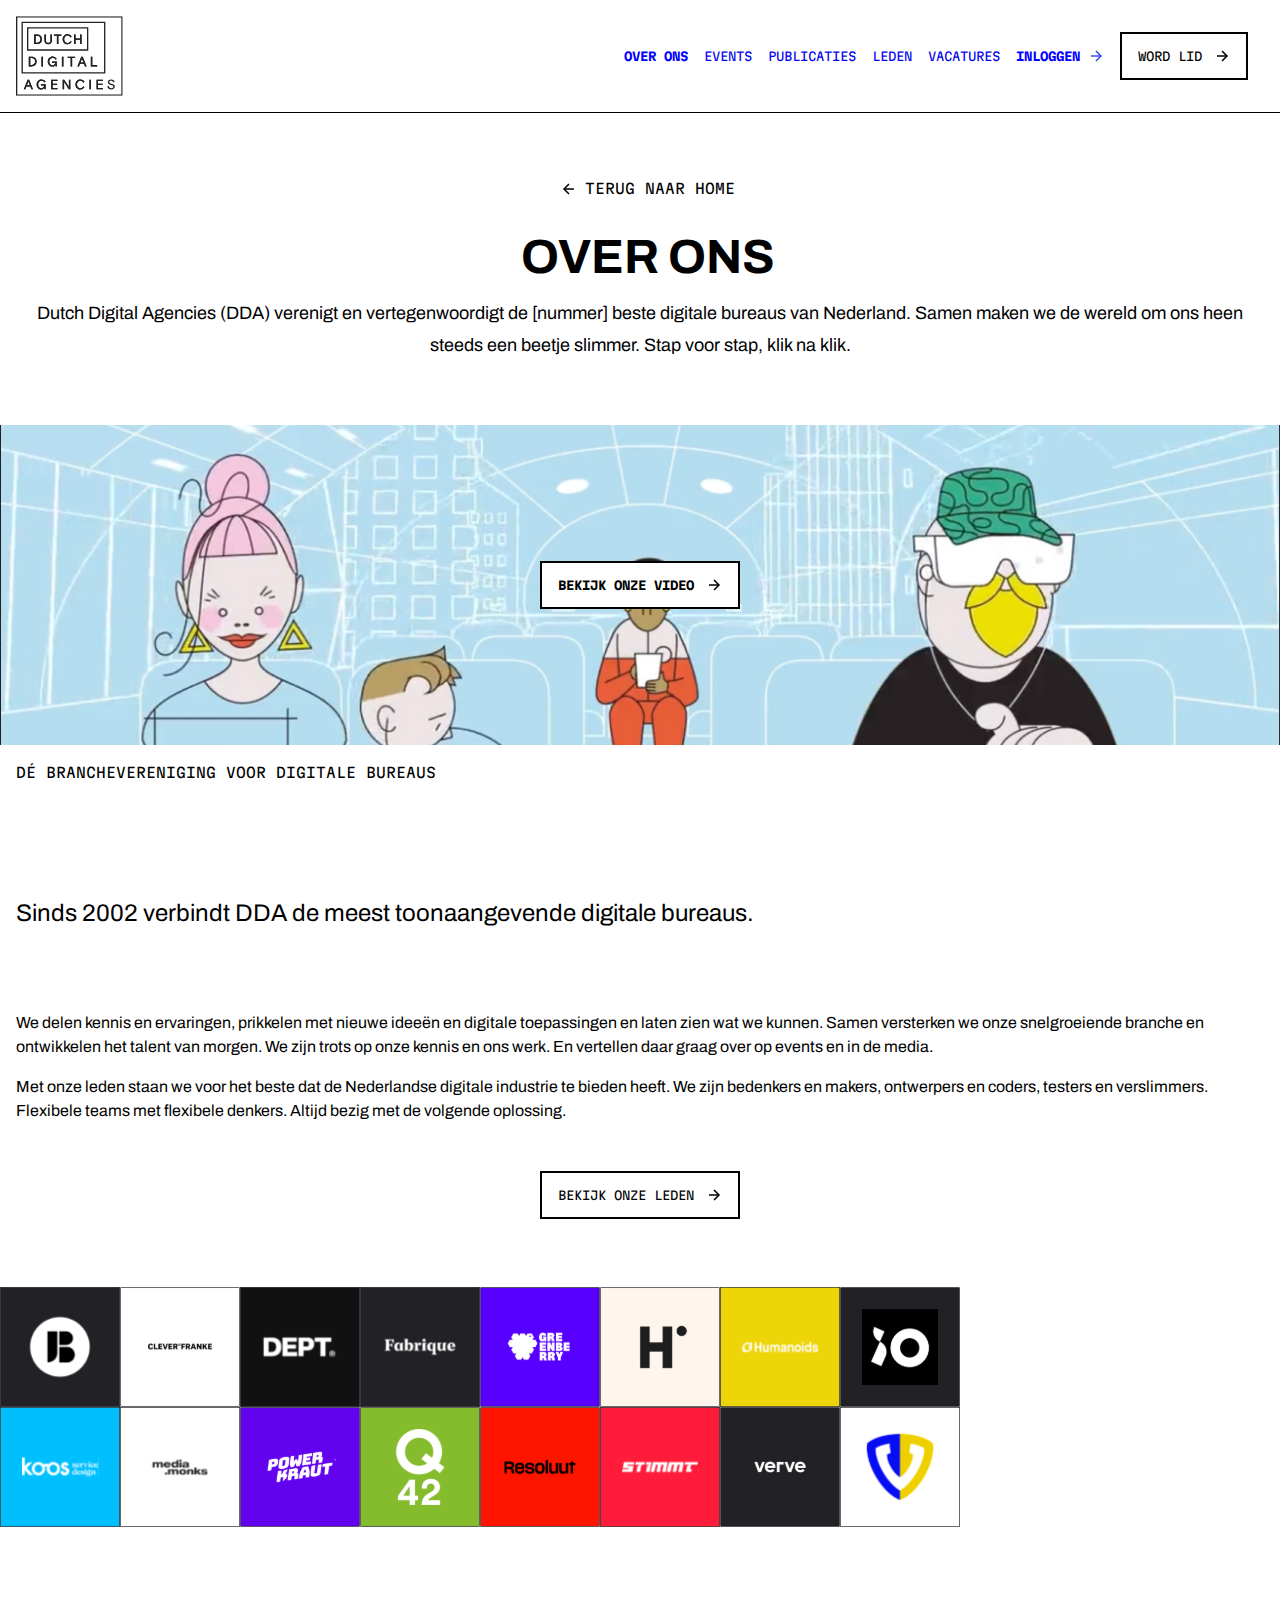
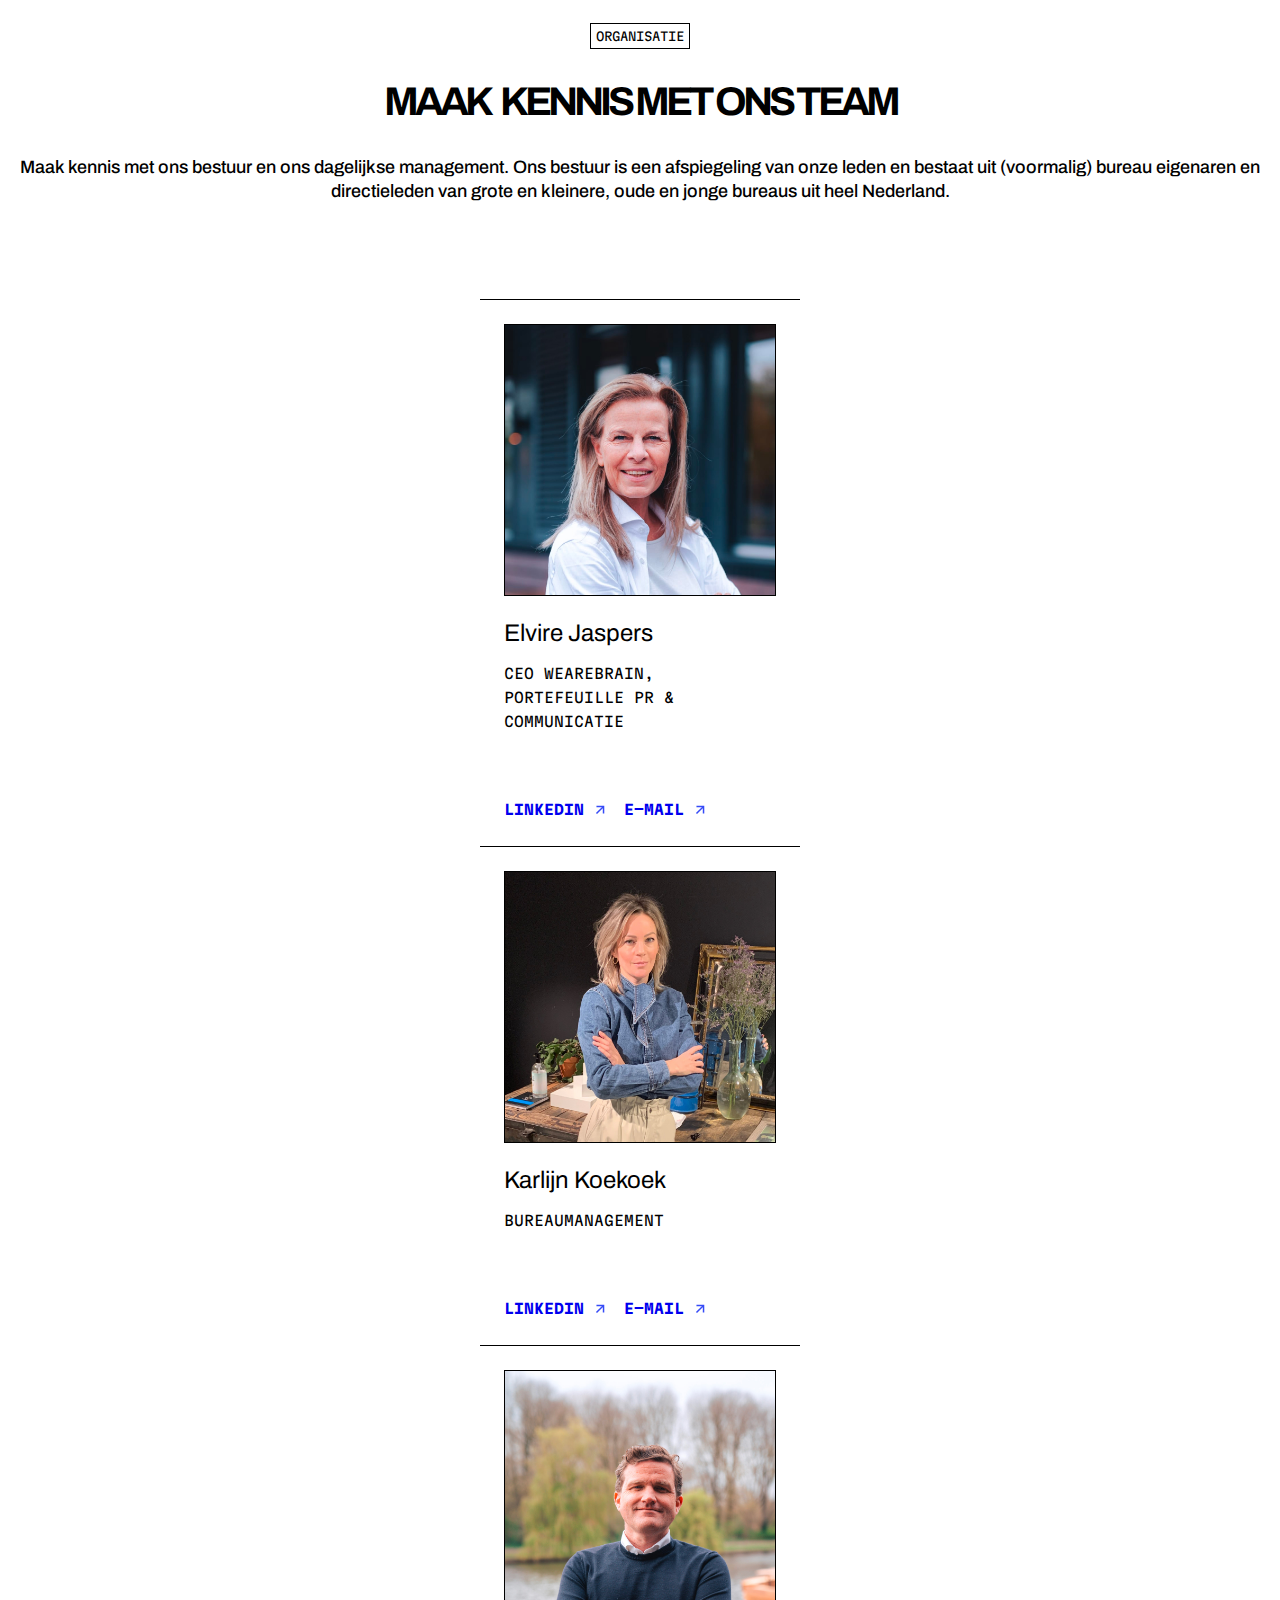
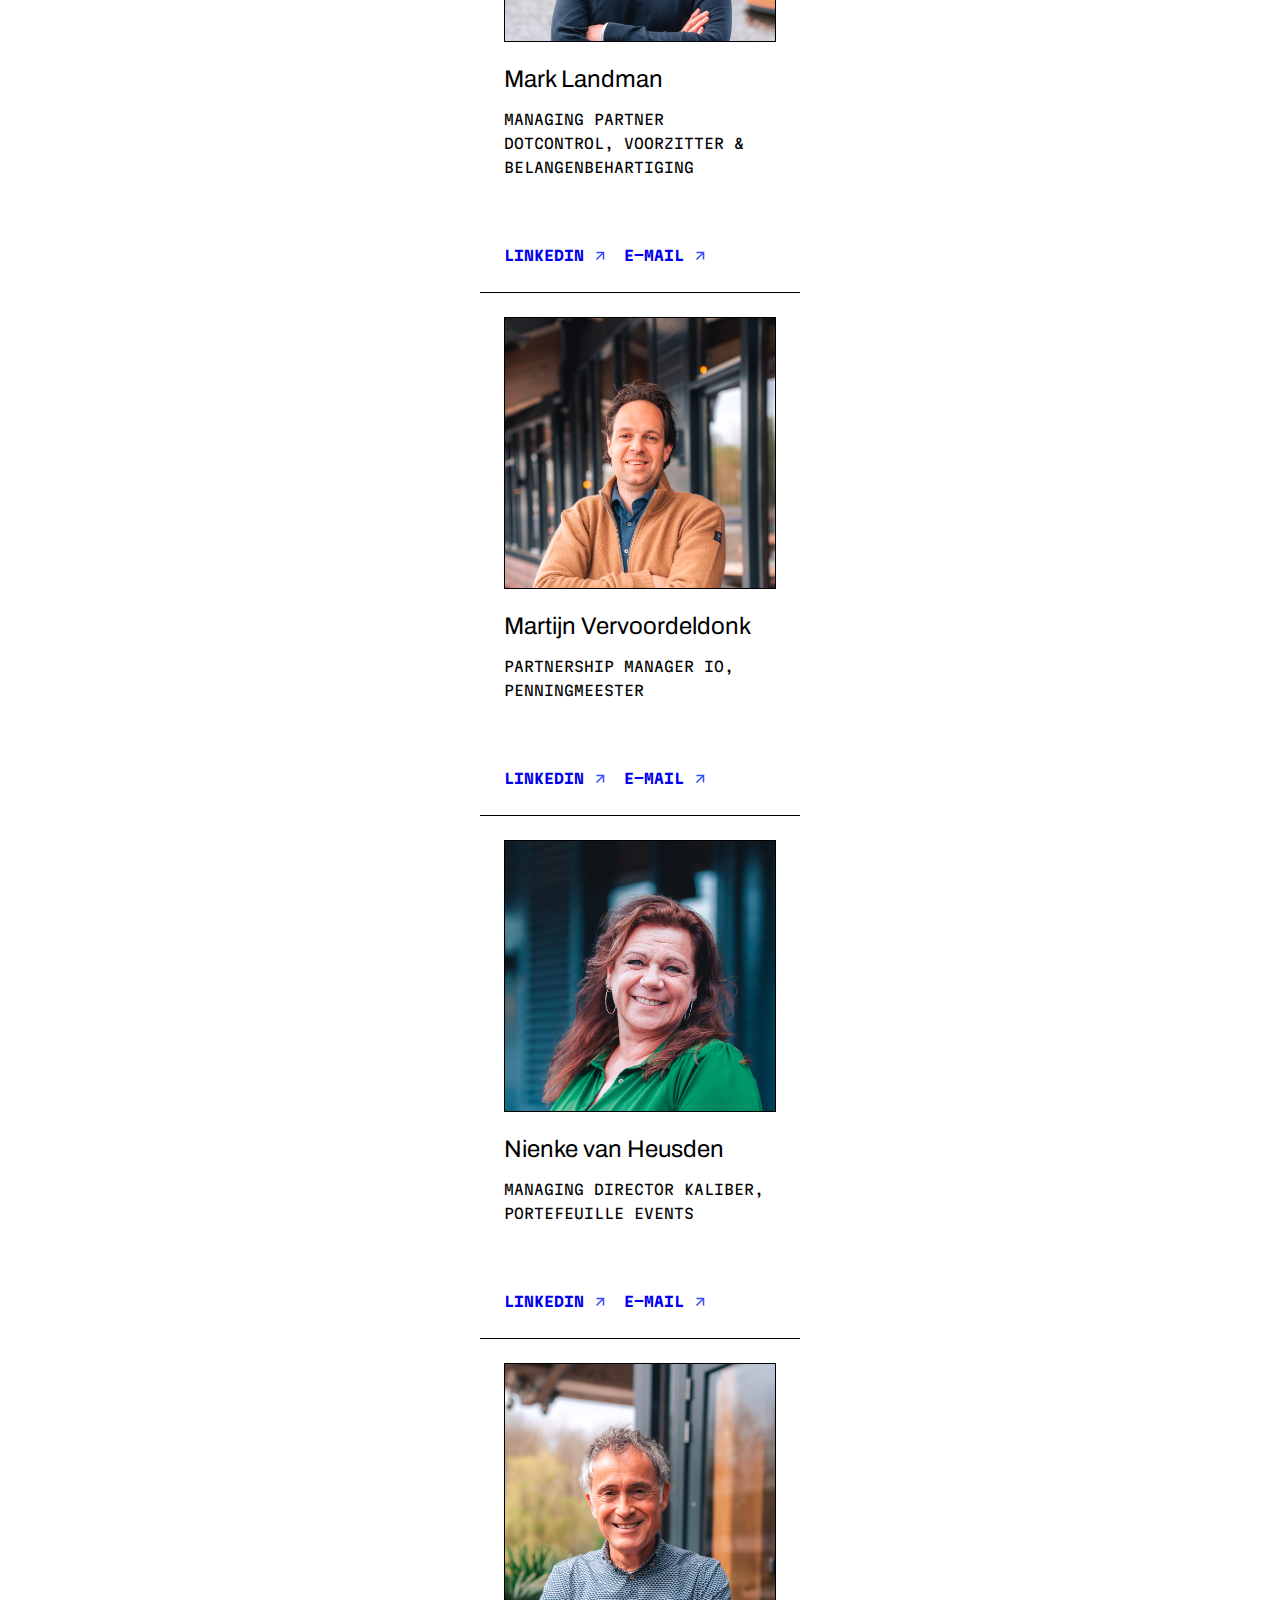
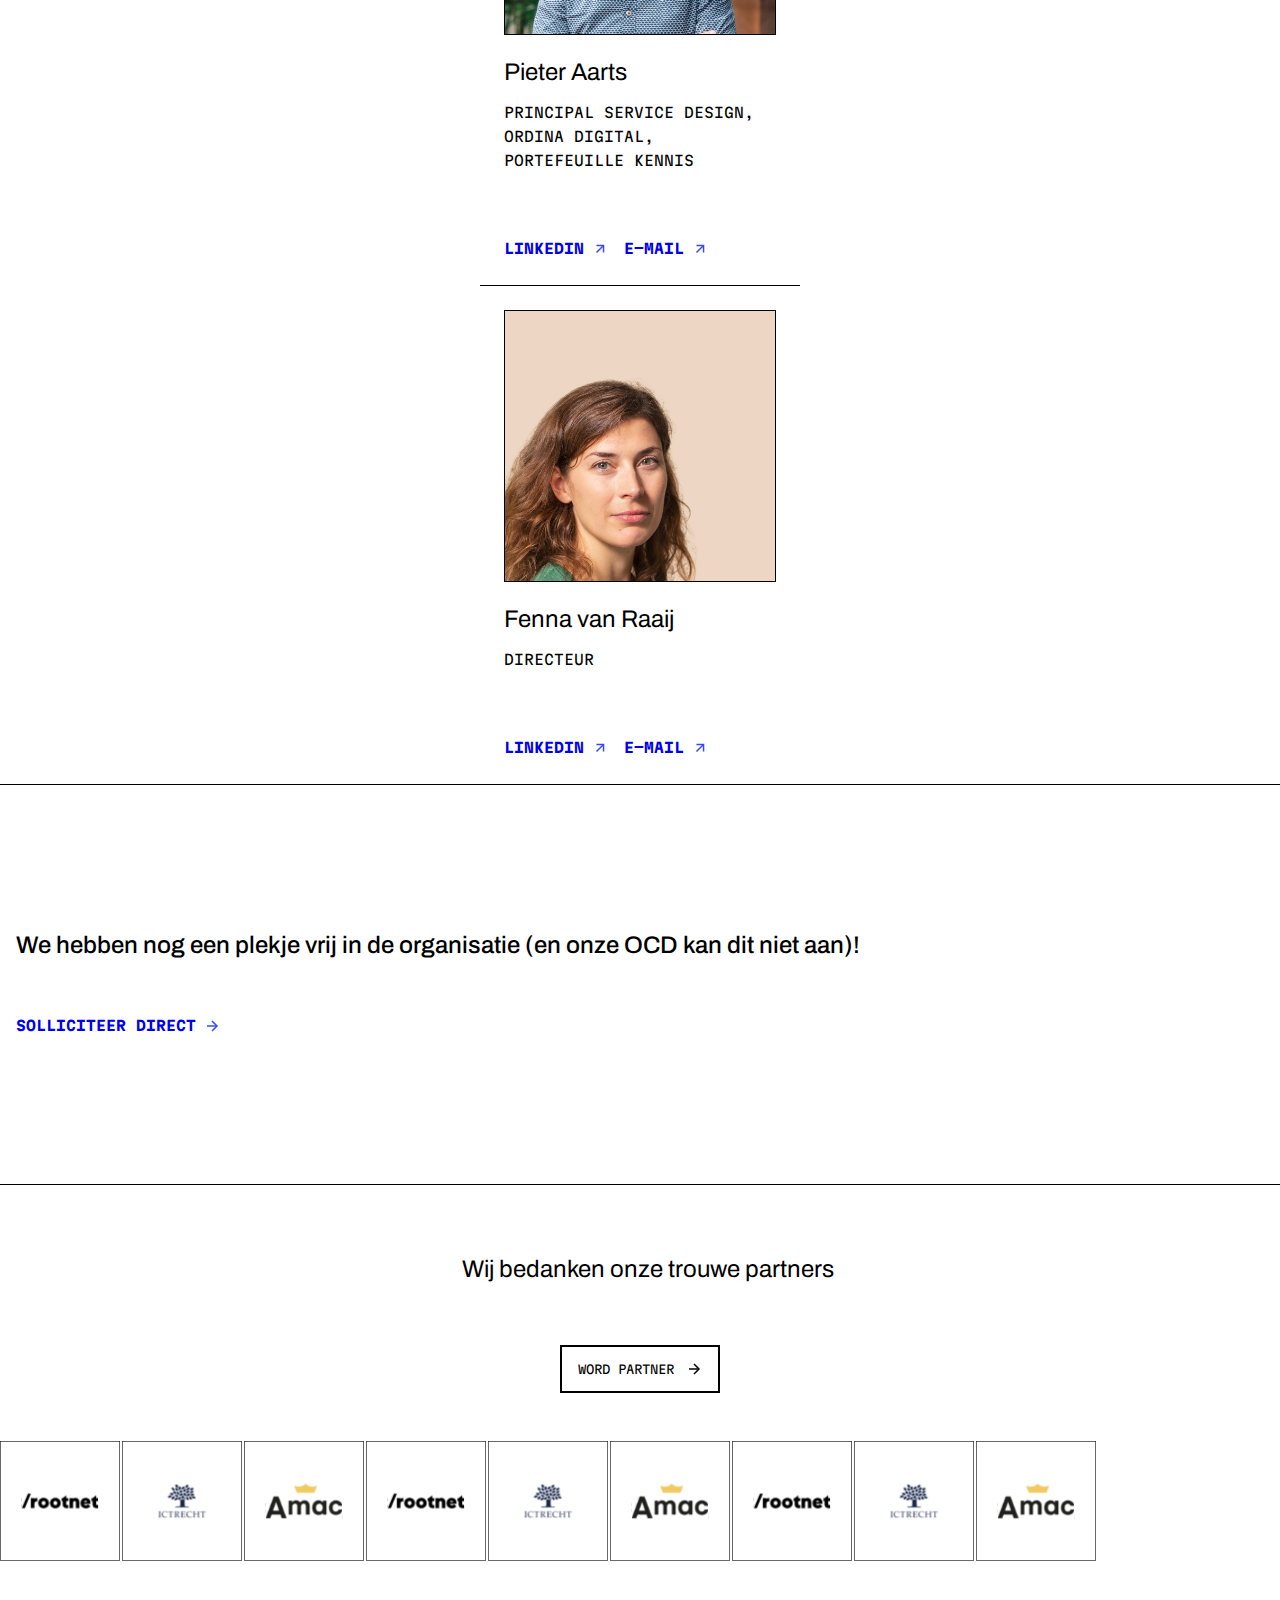
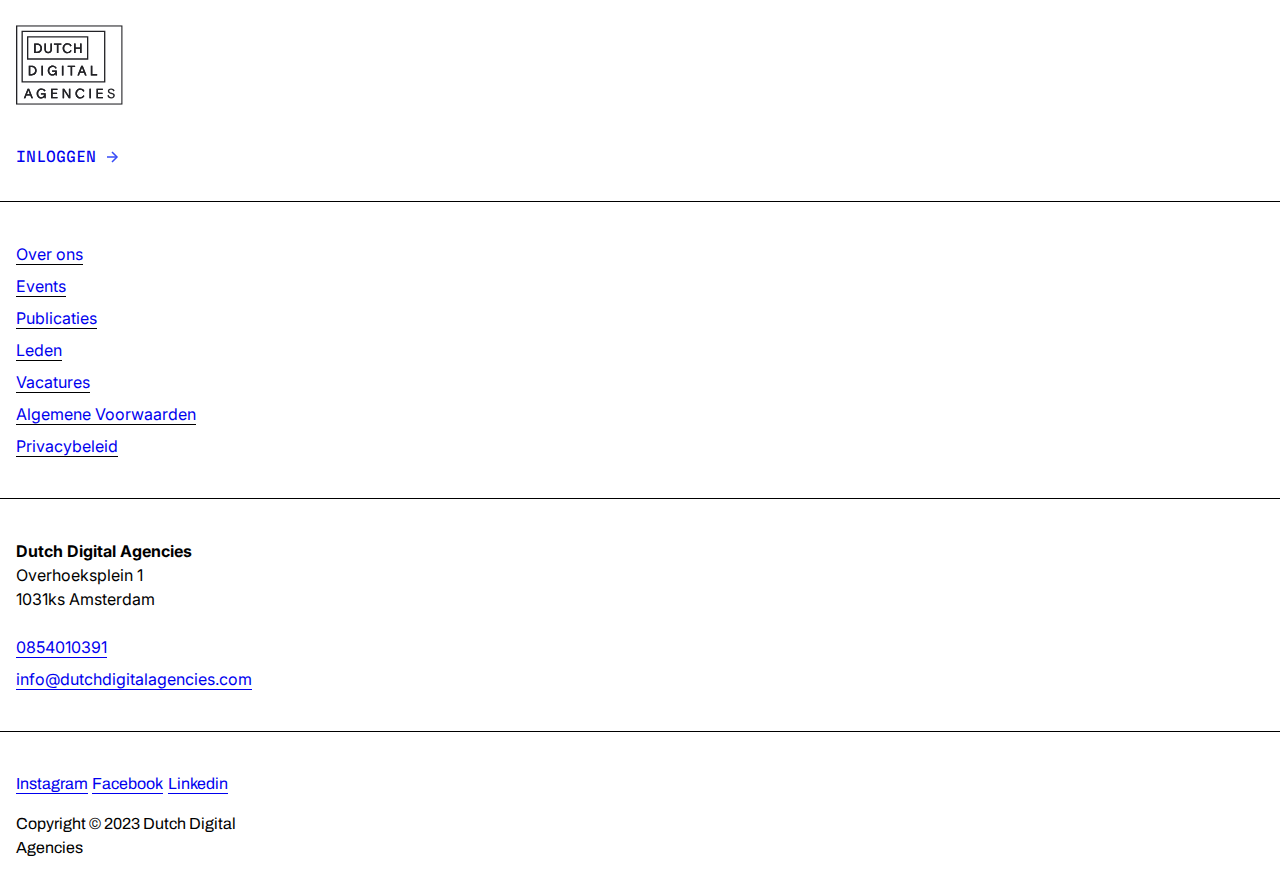
<file: dda.html>
<!DOCTYPE html>
<html lang="nl">

 <head>
    <meta charset="UTF-8">
    <meta name="viewport" content="width=device-width, initial-scale=1.0">
    <link rel="stylesheet" href="styles/dda.css">

    <link rel="preconnect" href="https://fonts.googleapis.com">
    <link rel="preconnect" href="https://fonts.gstatic.com" crossorigin>
    <link href="https://fonts.googleapis.com/css2?family=Archivo:ital,wght@0,100..900;1,100..900&display=swap" rel="stylesheet">

    <link rel="preconnect" href="https://fonts.googleapis.com">
    <link rel="preconnect" href="https://fonts.gstatic.com" crossorigin>
    <link href="https://fonts.googleapis.com/css2?family=Martian+Mono:wght@100..800&display=swap" rel="stylesheet">

    <link rel="preconnect" href="https://fonts.googleapis.com">
    <link rel="preconnect" href="https://fonts.gstatic.com" crossorigin>
    <link href="https://fonts.googleapis.com/css2?family=Inter:ital,opsz,wght@0,14..32,100..900;1,14..32,100..900&display=swap" rel="stylesheet">
    
    <title>DDA Vacatures</title>

 </head>

<body>
 <header>
  

  <img id="logo" src="content/dda-logo-white.svg" alt="logo dda">
    
  <!-- navigatiebalk -->

    <nav>
      <a class="headerlinkbold" href="#">over ons</a>
      <a class="linkheader" href="#">events</a>
      <a class="linkheader"  href="#">publicaties</a>
      <a class="linkheader"  href="#">leden</a>
      <a class="linkheader"  href="#">vacatures</a>
      <a class="link-blauw" href="#">inloggen          
        <svg width="16" height="16" viewBox="0 0 16 16" fill="none" xmlns="http://www.w3.org/2000/svg">
        <path d="M8 3L13.0001 8.0001L8 13.0002" stroke="#364BF7" stroke-width="1.5" stroke-miterlimit="4.62023"/>
        <path d="M3 8L13 8" stroke="#364BF7" stroke-width="1.5" stroke-miterlimit="4.62023" stroke-linejoin="round"/>
        </svg></a>

      <button class="wordlid-button button">word lid           
        <svg width="16" height="16" viewBox="0 0 16 16" fill="none" xmlns="http://www.w3.org/2000/svg">
        <path  d="M8 3L13.0001 8.0001L8 13.0002" stroke="#000000" stroke-width="1.5" stroke-miterlimit="4.62023"/>
        <path  d="M3 8L13 8" stroke="#000000" stroke-width="1.5" stroke-miterlimit="4.62023" stroke-linejoin="round"/>
        </svg>
      </button>

      <div onclick=showSidebar()><button aria-label="open menu" id="menubalk" href="#" > 
        <svg width="40" height="40" viewBox="0 0 40 40" fill="none" xmlns="http://www.w3.org/2000/svg">
          <rect x="0.5" y="0.5" width="39" height="39" stroke="#222226"/>
          <mask id="mask0_5_18742" style="mask-type:alpha" maskUnits="userSpaceOnUse" x="4" y="4" width="32" height="32">
          <rect x="4" y="4" width="32" height="32" fill="#D9D9D9"/>
          </mask>
          <g mask="url(#mask0_5_18742)">
          <path d="M8 28V25.3333H32V28H8ZM8 21.3333V18.6667H32V21.3333H8ZM8 14.6667V12H32V14.6667H8Z" fill="#222226"/></g>
        </svg>
      </button>
    </div>
    </nav>
 </header>

 <main>
    <div class="over-ons black-box" >

      <!-- over dda -->

     <a id="terug-home" href="#">
      <svg width="16" height="16" viewBox="0 0 16 16" fill="none" xmlns="http://www.w3.org/2000/svg">
        <path d="M8 13L2.9999 7.9999L8 2.99979" stroke="#000000" stroke-width="1.5" stroke-miterlimit="4.62023"/>
        <path d="M13 8L3 8" stroke="#000000" stroke-width="1.5" stroke-miterlimit="4.62023" stroke-linejoin="round"/>
        </svg>Terug naar home</a>
         <h1>Over ons</h1>
          <p>Dutch Digital Agencies (DDA) verenigt en vertegenwoordigt de [nummer] beste digitale bureaus van Nederland. 
             Samen maken we de wereld om ons heen steeds een beetje slimmer. Stap voor stap, klik na klik.</p>
    </div>

  <div class="video-button">

      <!-- video dda -->

   <img id="video" src="content/video.jpg" alt="video">
    <div class="video-overlay">
      <button class="button button-bold">bekijk onze video
       <svg width="16" height="16" viewBox="0 0 16 16" fill="none" xmlns="http://www.w3.org/2000/svg">
        <path d="M8 3L13.0001 8.0001L8 13.0002" stroke="#000000" stroke-width="1.5" stroke-miterlimit="4.62023"/>
        <path d="M3 8L13 8" stroke="#000000" stroke-width="1.5" stroke-miterlimit="4.62023" stroke-linejoin="round"/>
        </svg>
      </button>
    </div>
   </div>
    
    <p id="text2">Dé branchevereniging voor digitale bureaus</p>

    <div class="informatie">

      <!-- informatie over DDA -->

      <h2>Sinds 2002 verbindt DDA de meest toonaangevende digitale bureaus.</h2>
       <p id="text3">We delen kennis en ervaringen, prikkelen met nieuwe ideeën en digitale toepassingen en laten zien wat we kunnen. 
        Samen versterken we onze snelgroeiende branche en ontwikkelen het talent van morgen. 
        We zijn trots op onze kennis en ons werk. En vertellen daar graag over op events en in de media.
       </p>
        <p id="text4">Met onze leden staan we voor het beste dat de Nederlandse digitale industrie te bieden heeft. 
         We zijn bedenkers en makers, ontwerpers en coders, testers en verslimmers. Flexibele teams met flexibele denkers. 
         Altijd bezig met de volgende oplossing.
       </p>

       <div class="button-leden">
        <button class="button">bekijk onze leden
          <svg width="16" height="16" viewBox="0 0 16 16" fill="none" xmlns="http://www.w3.org/2000/svg">
          <path d="M8 3L13.0001 8.0001L8 13.0002" stroke="#000000" stroke-width="1.5" stroke-miterlimit="4.62023"/>
          <path d="M3 8L13 8" stroke="#000000" stroke-width="1.5" stroke-miterlimit="4.62023" stroke-linejoin="round"/>
          </svg>
        </button>
       </div>
    </div> 

    <div class="logoscroller">

      <!-- logoslider -->

     <img src="content/logos/Logob.svg" alt="logo1">
     <img src="content/logos/Logocleverfranke.svg" alt="logo2">
     <img src="content/logos/Logodept.svg" alt="logo3">
     <img src="content/logos/Logofabrique.svg" alt="logo4">
     <img src="content/logos/Logogrenberry.svg" alt="logo5">
     <img src="content/logos/Logoh.svg" alt="logo6">
     <img src="content/logos/Logohumanoids.svg" alt="logo7">
     <img src="content/logos/Logoio.svg" alt="logo8">
    </div>

    <div class="logoscroller2">

     <!-- logoslider2 -->

      <img src="content/logos/Logokoos.svg" alt="logo9">
      <img src="content/logos/Logomediamonks.svg" alt="logo10">
      <img src="content/logos/Logopowerkraut.svg" alt="logo11">
      <img src="content/logos/Logoq42.svg" alt="logo12">
      <img src="content/logos/Logoresoluut.svg" alt="logo13">
      <img src="content/logos/Logostimmt.svg" alt="logo14">
      <img src="content/logos/Logoverve.svg" alt="logo15">
      <img src="content/logos/Logovoorhoede.svg" alt="logo16">
    </div>
    

    <section class="ons-team">

     <!-- ons team en werknemers -->
      
      <p id="organisatie-kop">organisatie</p>
      <h2 id="ons-team-kop">Maak &nbsp kennis met ons team</h2>
      <p id="tekst5">Maak kennis met ons bestuur en ons dagelijkse management. 
         Ons bestuur is een afspiegeling van onze leden en bestaat uit (voormalig) bureau eigenaren en directieleden van grote en kleinere,
          oude en jonge bureaus uit heel Nederland.</p>
    </section>
    
    <section class="medewerkers">
      
      <article class="elvire black-box">
        
        <img src="content/personen/elvire-no-border.jpg" alt="elvire">

        <div class="article-info" >
          <h3 class="naam-medewerker">Elvire Jaspers</h3>
          <p class="infopersoon">CEO WeAreBrain, portefeuille PR & Communicatie</p>

          <div class="container-links-personen">
           <a class="links-personen" href="https://www.linkedin.com/in/elvirejaspers/" target="_blank">Linkedin<img src="content/arrow-right-up.svg" alt="linkedin elvire"></a>
           <a class="links-personen" href="mailto:info@dutchdigitalagencies.com;" target="_blank">E-Mail<img src="content/arrow-right-up.svg" alt="mail elvire"></a>
          </div>
        </div>
      </article>

      <article class="karlijn black-box">

        <img src="content/personen/karlijn-no-border.jpg" alt="karlijn">

        <div class="article-info">
          <h3 class="naam-medewerker">Karlijn Koekoek</h3>
          <p class="infopersoon">Bureaumanagement</p>

          <div class="container-links-personen">
           <a class="links-personen" href="https://www.linkedin.com/in/karlijn-koekoek-858248b/" target="_blank">Linkedin<img src="content/arrow-right-up.svg" alt="linkedin karlijn"></a>
           <a class="links-personen" href="mailto:karlijn@dutchdigitalagencies.com;" target="_blank">E-Mail<img src="content/arrow-right-up.svg" alt="email karlijn"></a>
          </div>
        </div>
      </article>

      <article class="mark black-box">

        <img src="content/personen/mark-no-border.jpg" alt="mark">
      
        <div class="article-info">
          <h3 class="naam-medewerker">Mark Landman</h3>
          <p class="infopersoon">Managing partner DotControl, Voorzitter & Belangenbehartiging</p>
          
          <div class="container-links-personen">
           <a class="links-personen" href="https://www.linkedin.com/in/marklandman/" target="_blank">Linkedin<img src="content/arrow-right-up.svg" alt="linkedin mark"></a>
           <a class="links-personen" href="mailto:info@dutchdigitalagencies.com;" target="_blank">E-Mail<img src="content/arrow-right-up.svg" alt="mail mark"></a>
          </div>
        </div>
      </article>
      
      <article class="martijn black-box">
      
        <img src="content/personen/martijn-no-border.jpg" alt="martijn">
        
        <div class="article-info">
          <h3 class="naam-medewerker">Martijn Vervoordeldonk</h3>
          <p class="infopersoon">Partnership manager IO, Penningmeester</p>

          <div class="container-links-personen">
           <a class="links-personen" href="https://www.linkedin.com/in/martijnvervoordeldonk/" target="_blank">Linkedin<img src="content/arrow-right-up.svg" alt="linkedin martijn"></a>
           <a class="links-personen" href="mailto:info@dutchdigitalagencies.com;" target="_blank">E-Mail<img src="content/arrow-right-up.svg" alt="mail martijn"></a>
          </div>
        </div>
      </article>

      <article class="nienke black-box">

        <img src="content/personen/nienke-no-border.jpg" alt="nienke">
        
        <div class="article-info">
          <h3 class="naam-medewerker">Nienke van Heusden</h3>
          <p class="infopersoon">Managing Director Kaliber, portefeuille Events</p>

          <div class="container-links-personen">
           <a class="links-personen" href="https://www.linkedin.com/in/nienkevanheusden/" target="_blank">Linkedin<img src="content/arrow-right-up.svg" alt="linkedin nienke"></a>
           <a class="links-personen" href="mailto:info@dutchdigitalagencies.com;" target="_blank">E-Mail<img src="content/arrow-right-up.svg" alt="mail nienke"></a>
          </div>
        </div>
      </article>
     
      <article class="pieter black-box">
  
        <img src="content/personen/pieter-no-border.jpg" alt="pieter">

        <div class="article-info">
          <h3 class="naam-medewerker">Pieter Aarts</h3>  
          <p class="infopersoon">Principal Service Design, Ordina Digital, portefeuille Kennis</p>

          <div class="container-links-personen">
           <a class="links-personen" href="https://www.linkedin.com/in/pietera/" target="_blank">Linkedin<img src="content/arrow-right-up.svg" alt="linkedin pieter"></a>
           <a class="links-personen" href="mailto:info@dutchdigitalagencies.com;" target="_blank">E-Mail<img src="content/arrow-right-up.svg" alt="mail pieter"></a>
          </div>
        </div>
      </article>

      <article class="fenna black-box">

        <img src="content/personen/fenna-no-border.jpg" alt="fenna">

        <div class="article-info">
         <h3 class="naam-medewerker">Fenna van Raaij</h3>
         <p class="infopersoon">Directeur</p>

          <div class="container-links-personen">
           <a class="links-personen" href="https://www.linkedin.com/in/fenna-van-raaij-a4652733/" target="_blank">Linkedin<img src="content/arrow-right-up.svg" alt="linkedin fenna"></a>
           <a class="links-personen" href="mailto:fenna@dutchdigitalagencies.com;" target="_blank">E-Mail<img src="content/arrow-right-up.svg" alt="mail fenna"></a>
          </div>
        </div>
      </article>

      <div class="solliciteer black-box">
  
       <h3>We hebben nog een plekje vrij in de organisatie 
        (en onze OCD kan dit niet aan)!</h3>
       <a href="#">solliciteer direct
        <svg width="16" height="16" viewBox="0 0 16 16" fill="none" xmlns="http://www.w3.org/2000/svg">
          <path d="M8 3L13.0001 8.0001L8 13.0002" stroke="#364BF7" stroke-width="1.5" stroke-miterlimit="4.62023"/>
          <path d="M3 8L13 8" stroke="#364BF7" stroke-width="1.5" stroke-miterlimit="4.62023" stroke-linejoin="round"/>
          </svg></a>

        </div>
    </section>

    <section class="partner black-box">

      <!-- samenwerkingen -->

     <h2>Wij bedanken onze trouwe partners</h2>
     <button class="button">word partner 
      <svg width="16" height="16" viewBox="0 0 16 16" fill="none" xmlns="http://www.w3.org/2000/svg">
        <path d="M8 3L13.0001 8.0001L8 13.0002" stroke="#000000" stroke-width="1.5" stroke-miterlimit="4.62023"/>
        <path d="M3 8L13 8" stroke="#000000" stroke-width="1.5" stroke-miterlimit="4.62023" stroke-linejoin="round"/>
      </svg>
     </button>
    </section>

    <section class="partner-logos">

     <img src="content/logos/Logorootnet.svg" alt="logo rootnet">
     <img src="content/logos/LogoIctrecht.svg" alt="logo ictrecht">
     <img src="content/logos/Logoamac.svg" alt="logo amac">
     <img src="content/logos/Logorootnet.svg" alt="logo rootnet">
     <img src="content/logos/LogoIctrecht.svg" alt="logo ictrecht">
     <img src="content/logos/Logoamac.svg" alt="logo amac">
     <img src="content/logos/Logorootnet.svg" alt="logo rootnet">
     <img src="content/logos/LogoIctrecht.svg" alt="logo ictrecht">
     <img src="content/logos/Logoamac.svg" alt="logo amac">
    </section>

    
      <div class="logo-inloggen">
      <!-- links naar andere subpaginas en contact -->

        <img id="logo-dda-footer" src="content/dda-logo-white.svg" width="106.67" height="80" alt="logo dda">
         <a id="inloggen" href="#">inloggen 
           <svg width="16" height="16" viewBox="0 0 16 16" fill="none" xmlns="http://www.w3.org/2000/svg">
            <path d="M8 3L13.0001 8.0001L8 13.0002" stroke="#364BF7" stroke-width="1.5" stroke-miterlimit="4.62023"/>
            <path d="M3 8L13 8" stroke="#364BF7" stroke-width="1.5" stroke-miterlimit="4.62023" stroke-linejoin="round"/>
           </svg>
         </a>
        </div>
 </main>
    <footer>
      <nav class="footer-linkjes black-box ">
        <a href="#">Over ons</a>
        <a href="#">Events</a>
        <a href="#">Publicaties</a>
        <a href="#">Leden</a>
        <a href="#">Vacatures</a>
        <a href="#">Algemene Voorwaarden</a>
        <a href="#">Privacybeleid</a>
      </nav>

     <section class="footer-info black-box">

        <p id="tekst-naam-dda">Dutch Digital Agencies</p>
        <p class="tekst-adres">Overhoeksplein 1</p>
        <p class="tekst-adres">1031ks Amsterdam</p>
        <a id="telefoonnummer"href="#">0854010391</a>
        <a id="emailbedrijf" href="mailto:info@dutchdigitalagencies.com">info@dutchdigitalagencies.com</a>
     </section>

     <section class="footer-social black-box">
        
        <p>Copyright © 2023 Dutch Digital Agencies</p>
        <a id="instagramfooter" href="https://www.instagram.com/dutchdigitalagencies/">Instagram</a>
        <a id="facebookfooter" href="https://www.facebook.com/DutchDigitalAgencies/">Facebook</a>
        <a id="linkedinfooter" href="https://nl.linkedin.com/company/dutch-digital-agencies">Linkedin</a>
     </section>
    </footer>
</body>
</file>
<file: styles/dda.css>
html {
    background: white; 

    * {
        box-sizing: border-box; } }

body {
    font-family:"Archivo", Arial, Helvetica, sans-serif; 
    margin: 0px;}
   
h3, p, a {
    margin: 0; }  

h2 {
    line-height: 32px; }

    p, a {
        line-height: 24px; }

a {
    text-decoration: none; }


.button {
    display: flex;
    align-items: center;
    justify-content: center;
    font-size: 12px;
    padding: 14px 16px 14px 16px;
    font-family: "Martian Mono";
    text-transform: uppercase;
    gap: 12px;
    box-shadow: inset 0 0 0 0 white;
    transition: ease-out 0.3s;
    background-color: white;
    border: 2px solid black; }

    .button:hover {
        color: white;
        box-shadow: inset 300px 0 0 0 blue;
        border: 2px solid blue; }

    .stroke:hover {
        color: #fff; }


    .button-bold {
        font-weight: 700; }

.black-box {
    border-top: 1px solid black;
    border-width: auto; }   



header {
    display: flex;
    justify-content: space-between;
    margin: 16px;

    nav {
        display: flex;
        align-items: center;
        gap: 16px }

        a {
            font-family: "Martian Mono";
            font-size: 12px;
            text-transform: uppercase; }

            .headerlinkbold, .link-blauw {
                display: flex;
                align-items: center;
                gap: 8px;
                color: blue;
                font-weight: bold; }

        #menubalk {
            color: white;
            background: none;
            border: none; } }

        @media all and (max-width: 850px)  { .linkheader, .wordlid-button {
            display: none; } }

        @media all and (max-width: 850px)  { .headerlinkbold, .link-blauw {
            clip-path: circle(0); } }
            
        @media all and (min-width: 850px) { #menubalk {
            display:none; } }

#logo {
    width: 53.33px;
    height: 40px; }

    @media all and (min-width: 850px) {#logo {
        width: 106.67px;
        height: 80px; } }
    
    
#terug-home {
    display: flex;
    align-items: center;
    justify-content: center;
    font-family: "Martian Mono";
    text-transform: uppercase;
    font-size: 14px;
    gap: 8px;
    color: black;
    margin-top: 64px; }

.over-ons {
    display: flex;
    align-items: center;
    flex-direction: column;
    text-align: center; 
    padding-bottom: 64px;
    padding-left:16px ;

    h1 {
        font-size: 48px;
        text-transform: uppercase;
        margin-bottom: 16px;
        line-height: 100%;
        letter-spacing: -4%; }

        p {
            font-size: 18px; 
            line-height: 32px;
            margin-right: 16px;} }   


.video-button {
    display: flex;
    justify-content: center;
    align-items: center;
    flex-direction: column;
    position: relative;
    width: 100%; }

    #video {
        height: 320px;
        width: 100%;
        object-fit: cover; }

        .video-overlay {
            position: absolute;
            top: 0;
            left: 0;
            width: 100%;
            height: 100%;
            display: flex;
            justify-content: center;
            align-items: center;}
   

#text2 {
    font-family: "Martian Mono" ;
    font-size: 14px;
    letter-spacing: -4%;
    text-transform: uppercase;
    padding-left: 16px; 
    padding-top: 16px;}


.informatie {
    padding-left: 16px;
    padding-right: 16px;

   h2 { 
    font-size: 24px;
    font-weight: 400;
    padding-bottom: 62px;
    padding-top: 92px; } }

        .button-leden {
            display: flex;
            align-items: center;
            justify-content: center;
            padding-top: 48px;
            padding-bottom: 68px; } 

        #text3 {
            padding-bottom: 16px;  }


.logoscroller {
    display: flex;
    flex-direction: row;
    overflow: hidden;

    img {
        width: 120px;
        height: 120px; } }

.logoscroller2 {
    display: flex;
    flex-direction: row; 
    overflow: hidden;

    img {
        width: 120px;
        height: 120px; } }


.ons-team {
    display: flex;
    justify-content: center;
    align-items: center;
    flex-direction: column;
    text-align: center;
    padding-top: 96px;
    padding-bottom: 96px;
    padding-left: 16px; 
    padding-right: 16px;}

    #organisatie-kop {
        display: flex;
        align-items: center;
        justify-content: center;
        font-family: "Martian Mono" ;
        font-size: 12px;
        text-transform: uppercase;
        border: solid 1px;
        width: 100px; }    

        #ons-team-kop {
            font-size: 40px;
            line-height: 40px;
            letter-spacing: -4px;
            text-transform: uppercase; }   
 
            #tekst5 {
                font-size: 18px;
                font-weight: 500; }    


.medewerkers {
    display: flex;
    justify-content: center;
    align-items: center;
    flex-direction: column;
    
    article {
        display: flex;
        flex-direction: column;
        padding: 24px; }

        article > img {
            align-self: center;
            object-fit: cover; 
            object-position: top;
            outline: 1px solid black;
            outline-offset: -1px; 
            width: 272px;
            height: 272px} }
        
        .naam-medewerker {
            font-family:"Archivo";
            font-size: 24px;
            font-weight: 400;
            padding-top: 24px;
            width: 272px; }     

        .infopersoon {
            font-family: "Martian Mono";
            text-transform: uppercase;
            font-size: 14px;
            padding-top: 16px; 
            padding-bottom: 64px;
            width: 272px; }

        .container-links-personen {
            display: flex;
            flex-direction: row;
            gap: 16px; }    

            .links-personen {
                display: flex;
                font-family: "Martian Mono";
                font-weight: bold;
                font-size: 14px;
                text-transform: uppercase;
                gap: 8px; }    

    .solliciteer {
        display: flex;
        justify-content: center;
        flex-direction: column;
        height: 400px;
        width: 100%;
    
        h3 {
          font-family: "Archivo";
          font-size: 24px;
          font-weight: 500;
          margin-left: 16px;
          margin-right: 16px;}
      
        a {
          display: flex;  
          align-items: center;
          font-family: "Martian Mono";
          font-size: 14px;
          gap: 8px;
          margin-left: 16px;
          margin-right: 16px;
          margin-top: 56px;
          text-transform: uppercase;
          font-weight: bold; } }


.partner {
    display: flex;
    flex-direction: column;
    align-items: center; 
    padding-top: 48px;
    padding-bottom: 48px;
    
    h2 {
        padding-left: 16px;
        font-size: 24px;
        font-weight: 400;
        padding-bottom: 40px; } }


.partner-logos {
    display: flex;
    align-items: center;
    overflow: hidden; 
    gap: 2px; 
   
    img { 
        width: 120px;
        height: 120px; }}


.logo-inloggen {
    display: flex;
    flex-direction: column;
    height: 240px; 
    padding-left: 16px;}

    #logo-dda-footer {
       margin-top: 64px; }    

     #inloggen {
        display: flex;
        align-items: center;
        font-family: "Martian Mono";
        text-transform: uppercase;
        gap:8px;
        font-size: 14px; 
        margin-top: 40px;}
    

.footer-linkjes {
    display: flex;
    justify-content: center;
    flex-direction: column;
    font-family: "Inter";
    font-size: 16px;
    line-height: 24px;
    text-transform: unset;
    text-decoration: underline; 
    text-underline-offset: 4px;
    row-gap: 8px;
    padding: 40px 0px 40px 16px; }


.footer-info {
    display: flex;
    justify-content: center;
    flex-direction: column;
    font-family: "Inter";
    font-size: 16px;
    line-height: 24px;
    padding: 40px 0px 40px 16px;

    a {
        text-decoration: underline; 
        text-underline-offset: 4px; }}

    #tekst-naam-dda {
        font-weight: bold; }

    #telefoonnummer {
        margin-top: 24px;
        margin-bottom: 8px; }


.footer-social {
    display: grid;
    grid-template-columns: repeat(4,60px);
    grid-template-rows: 24px 24px;
    gap: 16px;
    padding: 40px 0px 40px 16px; 
    
    p {
        grid-row: 2 ; 
        grid-column: span 4; } 
    
    a {
        text-decoration: underline;
        text-underline-offset: 4px; } }

    #insagramfooter {
        grid-row: 1;
        grid-column: 1; }

    #facebookfooter {
        grid-row: 1;
        grid-column: 2; }

    #linkedinfooter {
        grid-row: 1;
        grid-column: 3; }
</file>
